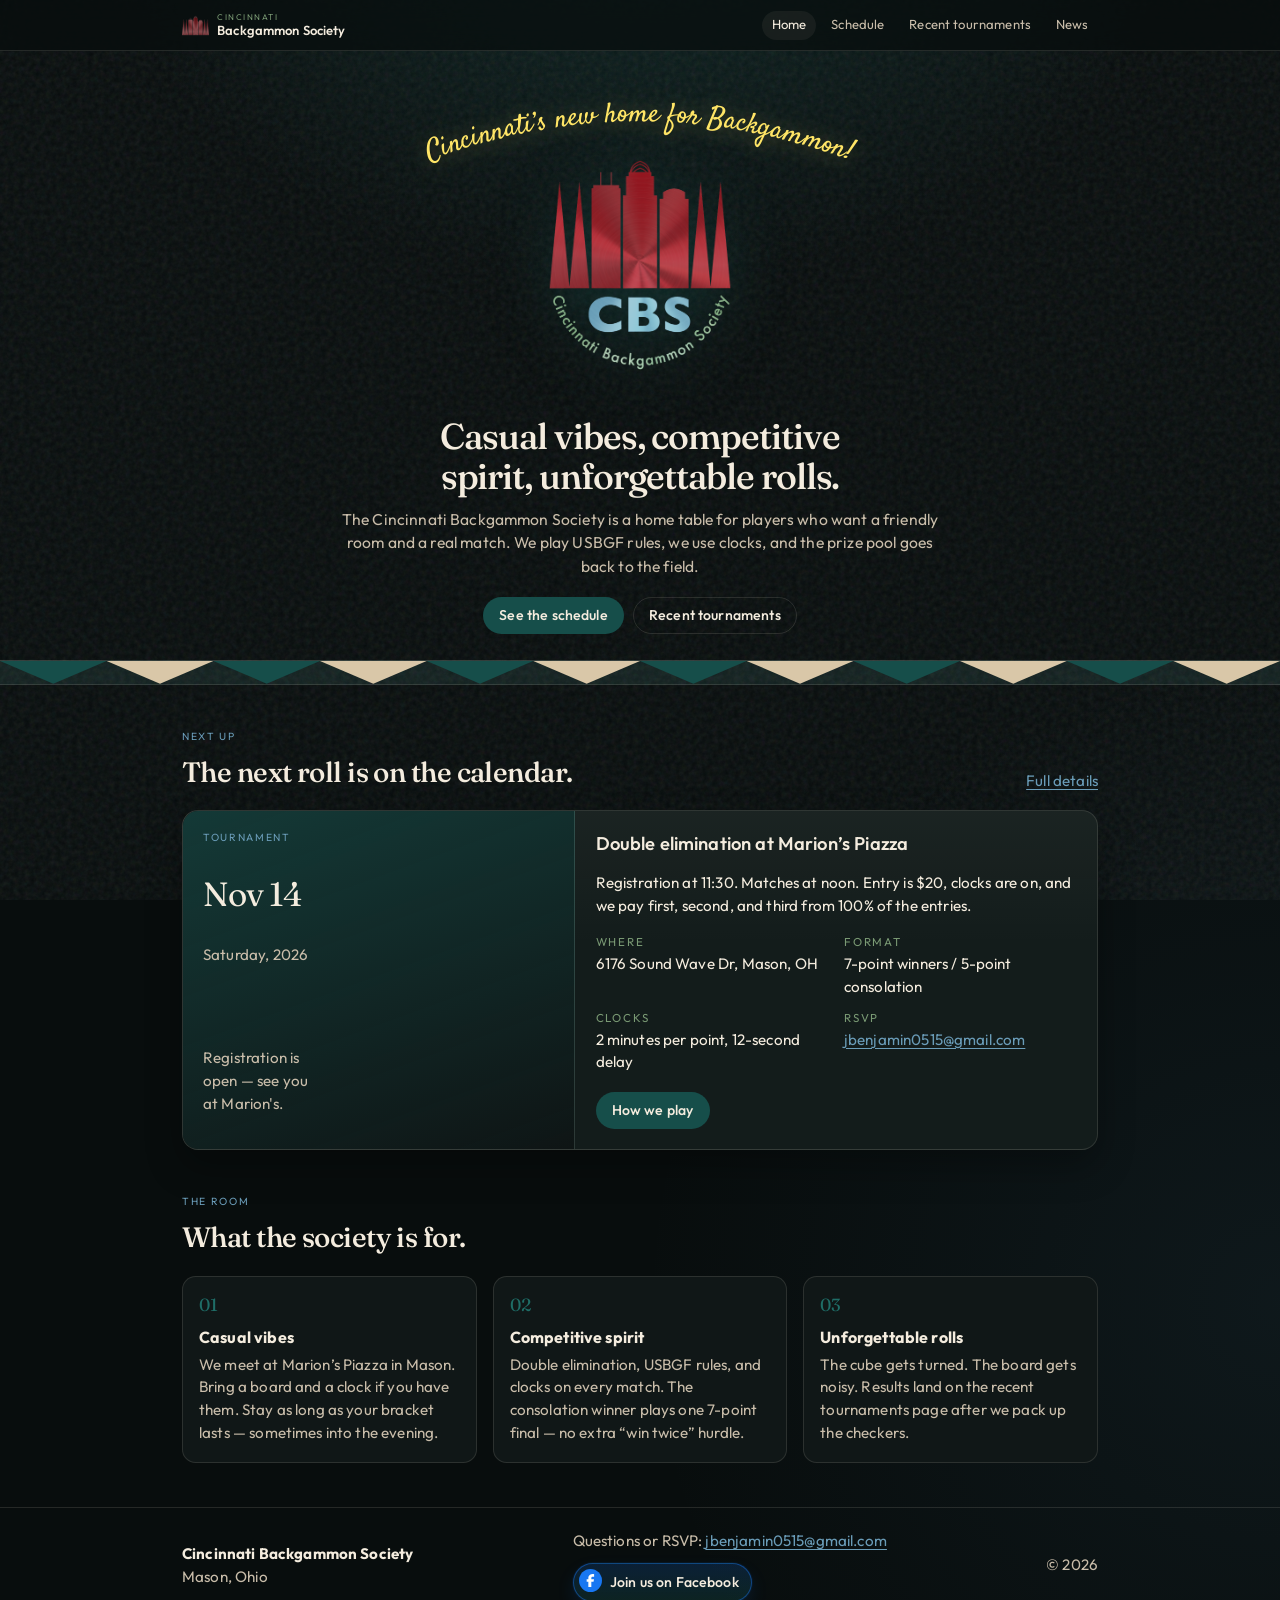
<file: index.html>
<!DOCTYPE html>
<html lang="en">
  <head>
    <meta charset="utf-8" />
    <meta name="viewport" content="width=device-width, initial-scale=1" />
    <title>Cincinnati Backgammon Society</title>
    <meta
      name="description"
      content="Welcome to the Cincinnati Backgammon Society. Casual vibes, competitive spirit, unforgettable rolls."
    />
    <meta name="theme-color" content="#164e4a" />
    <link rel="icon" type="image/png" href="assets/favicon.png" />
    <link rel="apple-touch-icon" href="assets/apple-touch-icon.png" />
    <meta property="og:title" content="Cincinnati Backgammon Society" />
    <meta
      property="og:description"
      content="Casual vibes, competitive spirit, unforgettable rolls."
    />
    <meta property="og:image" content="assets/logo.png" />
    <link rel="preconnect" href="https://fonts.googleapis.com" />
    <link rel="preconnect" href="https://fonts.gstatic.com" crossorigin />
    <link
      href="https://fonts.googleapis.com/css2?family=Fraunces:ital,opsz,wght@0,9..144,500;0,9..144,600;1,9..144,500&family=Outfit:wght@400;500;600&family=Satisfy&display=swap"
      rel="stylesheet"
    />
    <link rel="stylesheet" href="styles.css" />
  </head>
  <body>
    <a class="skip" href="#main">Skip to content</a>
    <header class="site-header">
      <div class="wrap nav">
        <a class="brand" href="index.html" aria-current="page">
          <img class="brand-mark" src="assets/mark.png" alt="" />
          <span class="brand-text">
            <span class="brand-kicker">Cincinnati</span>
            <span class="brand-name">Backgammon Society</span>
          </span>
        </a>
        <nav class="nav-links" aria-label="Primary">
          <a href="index.html" aria-current="page">Home</a>
          <a href="schedule.html">Schedule</a>
          <a href="results.html"><span class="nav-full">Recent tournaments</span><span class="nav-short">Results</span></a>
          <a href="news.html">News</a>
        </nav>
      </div>
    </header>

    <main id="main">
      <section class="hero">
        <div class="wrap">
          <p class="hero-script-plain">
            <span>Cincinnati’s new home</span>
            <span>for Backgammon!</span>
          </p>
          <div class="hero-mark">
            <svg class="hero-script hero-script-wide" viewBox="0 0 680 130" role="img" aria-label="Cincinnati’s new home for Backgammon!">
              <defs>
                <path id="hero-arc" d="M 10 114 Q 340 -8 670 114" />
              </defs>
              <text>
                <textPath href="#hero-arc" startOffset="50%" text-anchor="middle">
                  Cincinnati’s new home for Backgammon!
                </textPath>
              </text>
            </svg>
            <img
              class="hero-logo"
              src="assets/logo.png"
              alt="Cincinnati Backgammon Society logo: city skyline framed by backgammon points"
            />
          </div>
          <p class="eyebrow" aria-hidden="true">&nbsp;</p>
          <h1>Casual vibes, competitive spirit, unforgettable rolls.</h1>
          <p class="lede">
            The Cincinnati Backgammon Society is a home table for players who want a friendly
            room and a real match. We play USBGF rules, we use clocks, and the prize pool goes
            back to the field.
          </p>
          <div class="actions">
            <a class="btn btn-primary" href="schedule.html">See the schedule</a>
            <a class="btn btn-ghost" href="results.html">Recent tournaments</a>
          </div>
        </div>
      </section>

      <div class="points" aria-hidden="true">
        <span class="pt"></span><span class="pt"></span><span class="pt"></span><span class="pt"></span>
        <span class="pt"></span><span class="pt"></span><span class="pt"></span><span class="pt"></span>
        <span class="pt"></span><span class="pt"></span><span class="pt"></span><span class="pt"></span>
      </div>

      <section class="section">
        <div class="wrap">
          <div class="section-head">
            <div>
              <p class="kicker">Next up</p>
              <h2>The next roll is on the calendar.</h2>
            </div>
            <a href="schedule.html">Full details</a>
          </div>

          <article class="event-card">
            <div class="event-date">
              <div>
                <p class="kicker">Tournament</p>
                <p class="when">Nov 14</p>
                <p class="weekday">Saturday, 2026</p>
              </div>
              <div class="countdown" data-countdown>
                <div><strong data-days>—</strong><span>Days</span></div>
                <div><strong data-hours>—</strong><span>Hours</span></div>
                <div><strong data-minutes>—</strong><span>Minutes</span></div>
              </div>
            </div>
            <div class="event-body">
              <h3>Double elimination at Marion’s Piazza</h3>
              <p>
                Registration at 11:30. Matches at noon. Entry is $20, clocks are on, and we pay
                first, second, and third from 100% of the entries.
              </p>
              <dl class="meta-grid">
                <div>
                  <dt>Where</dt>
                  <dd>6176 Sound Wave Dr, Mason, OH</dd>
                </div>
                <div>
                  <dt>Format</dt>
                  <dd>7-point winners / 5-point consolation</dd>
                </div>
                <div>
                  <dt>Clocks</dt>
                  <dd>2 minutes per point, 12-second delay</dd>
                </div>
                <div>
                  <dt>RSVP</dt>
                  <dd><a href="mailto:jbenjamin0515@gmail.com">jbenjamin0515@gmail.com</a></dd>
                </div>
              </dl>
              <a class="btn btn-primary" href="schedule.html">How we play</a>
            </div>
          </article>
        </div>
      </section>

      <section class="section" style="padding-top: 0">
        <div class="wrap">
          <div class="section-head">
            <div>
              <p class="kicker">The room</p>
              <h2>What the society is for.</h2>
            </div>
          </div>
          <div class="pillars">
            <article class="pillar">
              <span class="num">01</span>
              <h3>Casual vibes</h3>
              <p>
                We meet at Marion’s Piazza in Mason. Bring a board and a clock if you have them.
                Stay as long as your bracket lasts — sometimes into the evening.
              </p>
            </article>
            <article class="pillar">
              <span class="num">02</span>
              <h3>Competitive spirit</h3>
              <p>
                Double elimination, USBGF rules, and clocks on every match. The consolation
                winner plays one 7-point final — no extra “win twice” hurdle.
              </p>
            </article>
            <article class="pillar">
              <span class="num">03</span>
              <h3>Unforgettable rolls</h3>
              <p>
                The cube gets turned. The board gets noisy. Results land on the recent
                tournaments page after we pack up the checkers.
              </p>
            </article>
          </div>
        </div>
      </section>
    </main>

    <footer class="site-footer">
      <div class="wrap footer-row">
        <p>
          <strong>Cincinnati Backgammon Society</strong><br />
          Mason, Ohio
        </p>
        <p class="footer-contact">
          <span>Questions or RSVP: <a href="mailto:jbenjamin0515@gmail.com">jbenjamin0515@gmail.com</a></span>
          <a class="footer-facebook" href="https://www.facebook.com/groups/1584102089769081" target="_blank" rel="noopener noreferrer">
            <span class="fb-icon" aria-hidden="true">
              <svg viewBox="0 0 320 512"><path d="M80 299.3V512H196V299.3h86.5l18-97.8H196V157.4c0-25.3 12.4-50.3 52.4-50.3H305V6.5S277.4 0 250.1 0C156.6 0 80 54.2 80 159.4v42.1H14v97.8H80z"/></svg>
            </span>
            Join us on Facebook
          </a>
        </p>
        <p>© <span data-year></span></p>
      </div>
    </footer>
    <script src="app.js"></script>
  </body>
</html>
</file>
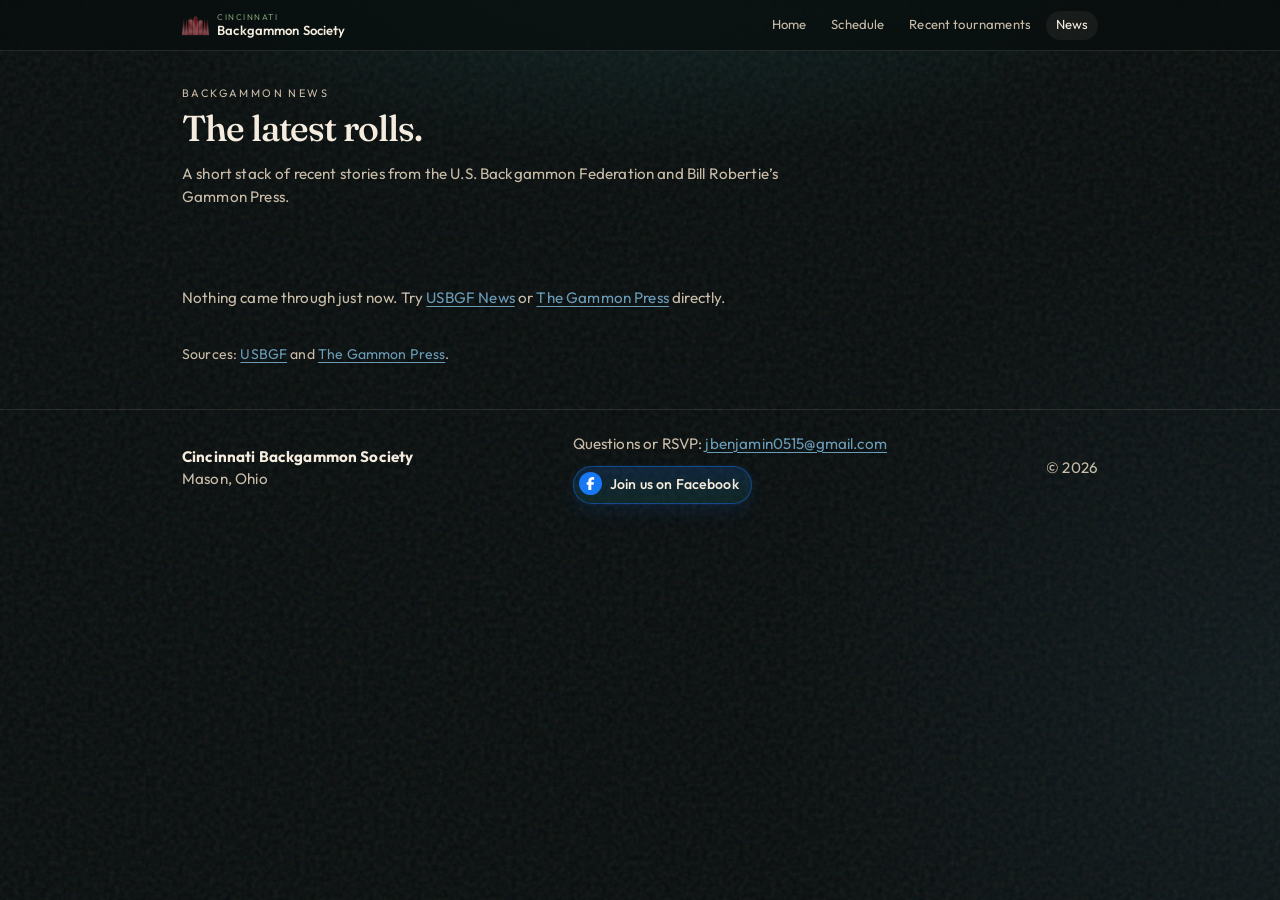
<file: news.html>
<!DOCTYPE html>
<html lang="en">
  <head>
    <meta charset="utf-8" />
    <meta name="viewport" content="width=device-width, initial-scale=1" />
    <title>Backgammon news — Cincinnati Backgammon Society</title>
    <meta
      name="description"
      content="Recent backgammon news from the U.S. Backgammon Federation and The Gammon Press."
    />
    <meta name="theme-color" content="#164e4a" />
    <link rel="icon" type="image/png" href="assets/favicon.png" />
    <link rel="apple-touch-icon" href="assets/apple-touch-icon.png" />
    <link rel="preconnect" href="https://fonts.googleapis.com" />
    <link rel="preconnect" href="https://fonts.gstatic.com" crossorigin />
    <link
      href="https://fonts.googleapis.com/css2?family=Fraunces:ital,opsz,wght@0,9..144,500;0,9..144,600;1,9..144,500&family=Outfit:wght@400;500;600&display=swap"
      rel="stylesheet"
    />
    <link rel="stylesheet" href="styles.css" />
  </head>
  <body>
    <a class="skip" href="#main">Skip to content</a>
    <header class="site-header">
      <div class="wrap nav">
        <a class="brand" href="index.html">
          <img class="brand-mark" src="assets/mark.png" alt="" />
          <span class="brand-text">
            <span class="brand-kicker">Cincinnati</span>
            <span class="brand-name">Backgammon Society</span>
          </span>
        </a>
        <nav class="nav-links" aria-label="Primary">
          <a href="index.html">Home</a>
          <a href="schedule.html">Schedule</a>
          <a href="results.html"><span class="nav-full">Recent tournaments</span><span class="nav-short">Results</span></a>
          <a href="news.html" aria-current="page">News</a>
        </nav>
      </div>
    </header>

    <main id="main">
      <section class="page-hero">
        <div class="wrap">
          <p class="eyebrow">Backgammon news</p>
          <h1>The latest rolls.</h1>
          <p>
            A short stack of recent stories from the U.S. Backgammon Federation and Bill
            Robertie’s Gammon Press.
          </p>
        </div>
      </section>

      <section class="section">
        <div class="wrap">
          <div id="news-list" class="news-list" aria-live="polite">
            <p class="empty">Loading the latest rolls…</p>
          </div>
          <p class="news-sources">
            Sources:
            <a href="https://usbgf.org/" target="_blank" rel="noopener noreferrer">USBGF</a>
            and
            <a href="https://thegammonpress.com/" target="_blank" rel="noopener noreferrer">The Gammon Press</a>.
          </p>
        </div>
      </section>
    </main>

    <footer class="site-footer">
      <div class="wrap footer-row">
        <p>
          <strong>Cincinnati Backgammon Society</strong><br />
          Mason, Ohio
        </p>
        <p class="footer-contact">
          <span>Questions or RSVP: <a href="mailto:jbenjamin0515@gmail.com">jbenjamin0515@gmail.com</a></span>
          <a class="footer-facebook" href="https://www.facebook.com/groups/1584102089769081" target="_blank" rel="noopener noreferrer">
            <span class="fb-icon" aria-hidden="true">
              <svg viewBox="0 0 320 512"><path d="M80 299.3V512H196V299.3h86.5l18-97.8H196V157.4c0-25.3 12.4-50.3 52.4-50.3H305V6.5S277.4 0 250.1 0C156.6 0 80 54.2 80 159.4v42.1H14v97.8H80z"/></svg>
            </span>
            Join us on Facebook
          </a>
        </p>
        <p>© <span data-year></span></p>
      </div>
    </footer>
    <script src="app.js"></script>
    <script src="news.js"></script>
  </body>
</html>
</file>
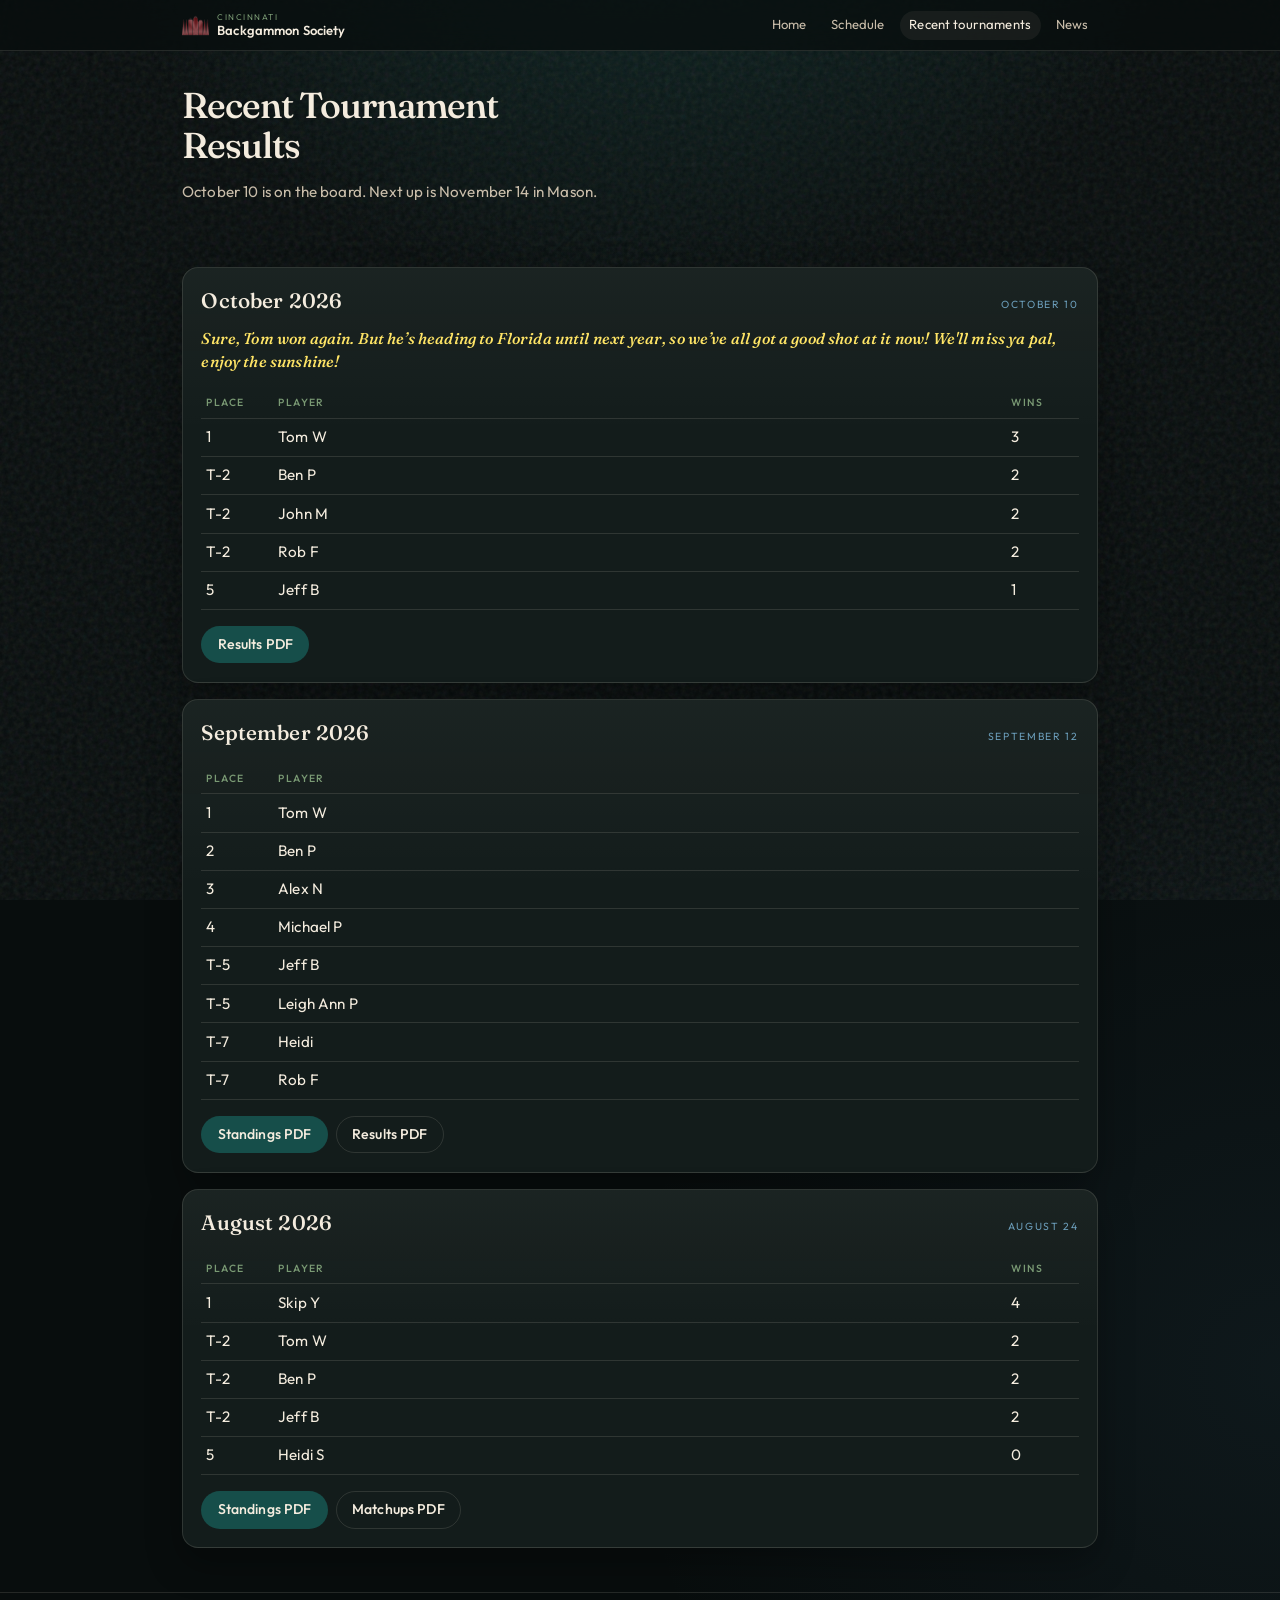
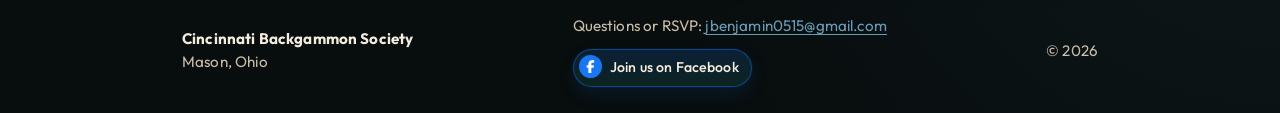
<file: results.html>
<!DOCTYPE html>
<html lang="en">
  <head>
    <meta charset="utf-8" />
    <meta name="viewport" content="width=device-width, initial-scale=1" />
    <title>Recent tournaments — Cincinnati Backgammon Society</title>
    <meta
      name="description"
      content="Recent Cincinnati Backgammon Society tournament results."
    />
    <meta name="theme-color" content="#164e4a" />
    <link rel="icon" type="image/png" href="assets/favicon.png" />
    <link rel="apple-touch-icon" href="assets/apple-touch-icon.png" />
    <link rel="preconnect" href="https://fonts.googleapis.com" />
    <link rel="preconnect" href="https://fonts.gstatic.com" crossorigin />
    <link
      href="https://fonts.googleapis.com/css2?family=Fraunces:ital,opsz,wght@0,9..144,500;0,9..144,600;1,9..144,500&family=Outfit:wght@400;500;600&display=swap"
      rel="stylesheet"
    />
    <link rel="stylesheet" href="styles.css" />
  </head>
  <body>
    <a class="skip" href="#main">Skip to content</a>
    <header class="site-header">
      <div class="wrap nav">
        <a class="brand" href="index.html">
          <img class="brand-mark" src="assets/mark.png" alt="" />
          <span class="brand-text">
            <span class="brand-kicker">Cincinnati</span>
            <span class="brand-name">Backgammon Society</span>
          </span>
        </a>
        <nav class="nav-links" aria-label="Primary">
          <a href="index.html">Home</a>
          <a href="schedule.html">Schedule</a>
          <a href="results.html" aria-current="page"><span class="nav-full">Recent tournaments</span><span class="nav-short">Results</span></a>
          <a href="news.html">News</a>
        </nav>
      </div>
    </header>

    <main id="main">
      <section class="page-hero">
        <div class="wrap">
          <h1>Recent Tournament Results</h1>
          <p>
            October 10 is on the board. Next up is November 14 in Mason.
          </p>
        </div>
      </section>

      <section class="section">
        <div class="wrap results-list">
          <article class="result-card">
            <header>
              <h3>October 2026</h3>
              <p class="kicker">October 10</p>
            </header>
            <p class="result-note">
              Sure, Tom won again. But he’s heading to Florida until next year, so we’ve all got a good shot at it now!  We'll miss ya pal, enjoy the sunshine!
            </p>
            <table class="standings standings-wins">
              <thead>
                <tr>
                  <th>Place</th>
                  <th>Player</th>
                  <th>Wins</th>
                </tr>
              </thead>
              <tbody>
                <tr>
                  <td>1</td>
                  <td>Tom W</td>
                  <td>3</td>
                </tr>
                <tr>
                  <td>T-2</td>
                  <td>Ben P</td>
                  <td>2</td>
                </tr>
                <tr>
                  <td>T-2</td>
                  <td>John M</td>
                  <td>2</td>
                </tr>
                <tr>
                  <td>T-2</td>
                  <td>Rob F</td>
                  <td>2</td>
                </tr>
                <tr>
                  <td>5</td>
                  <td>Jeff B</td>
                  <td>1</td>
                </tr>
              </tbody>
            </table>
            <div class="pdf-links">
              <a class="btn btn-primary" href="results/October%202026%20Results.pdf">Results PDF</a>
            </div>
          </article>

          <article class="result-card">
            <header>
              <h3>September 2026</h3>
              <p class="kicker">September 12</p>
            </header>
            <table class="standings">
              <thead>
                <tr>
                  <th>Place</th>
                  <th>Player</th>
                </tr>
              </thead>
              <tbody>
                <tr>
                  <td>1</td>
                  <td>Tom W</td>
                </tr>
                <tr>
                  <td>2</td>
                  <td>Ben P</td>
                </tr>
                <tr>
                  <td>3</td>
                  <td>Alex N</td>
                </tr>
                <tr>
                  <td>4</td>
                  <td>Michael P</td>
                </tr>
                <tr>
                  <td>T-5</td>
                  <td>Jeff B</td>
                </tr>
                <tr>
                  <td>T-5</td>
                  <td>Leigh Ann P</td>
                </tr>
                <tr>
                  <td>T-7</td>
                  <td>Heidi</td>
                </tr>
                <tr>
                  <td>T-7</td>
                  <td>Rob F</td>
                </tr>
              </tbody>
            </table>
            <div class="pdf-links">
              <a class="btn btn-primary" href="results/September%202026%20Standings.pdf">Standings PDF</a>
              <a class="btn btn-ghost" href="results/September%202026%20Results.pdf">Results PDF</a>
            </div>
          </article>

          <article class="result-card">
            <header>
              <h3>August 2026</h3>
              <p class="kicker">August 24</p>
            </header>
            <table class="standings standings-wins">
              <thead>
                <tr>
                  <th>Place</th>
                  <th>Player</th>
                  <th>Wins</th>
                </tr>
              </thead>
              <tbody>
                <tr>
                  <td>1</td>
                  <td>Skip Y</td>
                  <td>4</td>
                </tr>
                <tr>
                  <td>T-2</td>
                  <td>Tom W</td>
                  <td>2</td>
                </tr>
                <tr>
                  <td>T-2</td>
                  <td>Ben P</td>
                  <td>2</td>
                </tr>
                <tr>
                  <td>T-2</td>
                  <td>Jeff B</td>
                  <td>2</td>
                </tr>
                <tr>
                  <td>5</td>
                  <td>Heidi S</td>
                  <td>0</td>
                </tr>
              </tbody>
            </table>
            <div class="pdf-links">
              <a class="btn btn-primary" href="results/August%202026%20Standings.pdf">Standings PDF</a>
              <a class="btn btn-ghost" href="results/August%202026%20Matchups.pdf">Matchups PDF</a>
            </div>
          </article>
        </div>
      </section>
    </main>

    <footer class="site-footer">
      <div class="wrap footer-row">
        <p>
          <strong>Cincinnati Backgammon Society</strong><br />
          Mason, Ohio
        </p>
        <p class="footer-contact">
          <span>Questions or RSVP: <a href="mailto:jbenjamin0515@gmail.com">jbenjamin0515@gmail.com</a></span>
          <a class="footer-facebook" href="https://www.facebook.com/groups/1584102089769081" target="_blank" rel="noopener noreferrer">
            <span class="fb-icon" aria-hidden="true">
              <svg viewBox="0 0 320 512"><path d="M80 299.3V512H196V299.3h86.5l18-97.8H196V157.4c0-25.3 12.4-50.3 52.4-50.3H305V6.5S277.4 0 250.1 0C156.6 0 80 54.2 80 159.4v42.1H14v97.8H80z"/></svg>
            </span>
            Join us on Facebook
          </a>
        </p>
        <p>© <span data-year></span></p>
      </div>
    </footer>
    <script src="app.js"></script>
  </body>
</html>
</file>
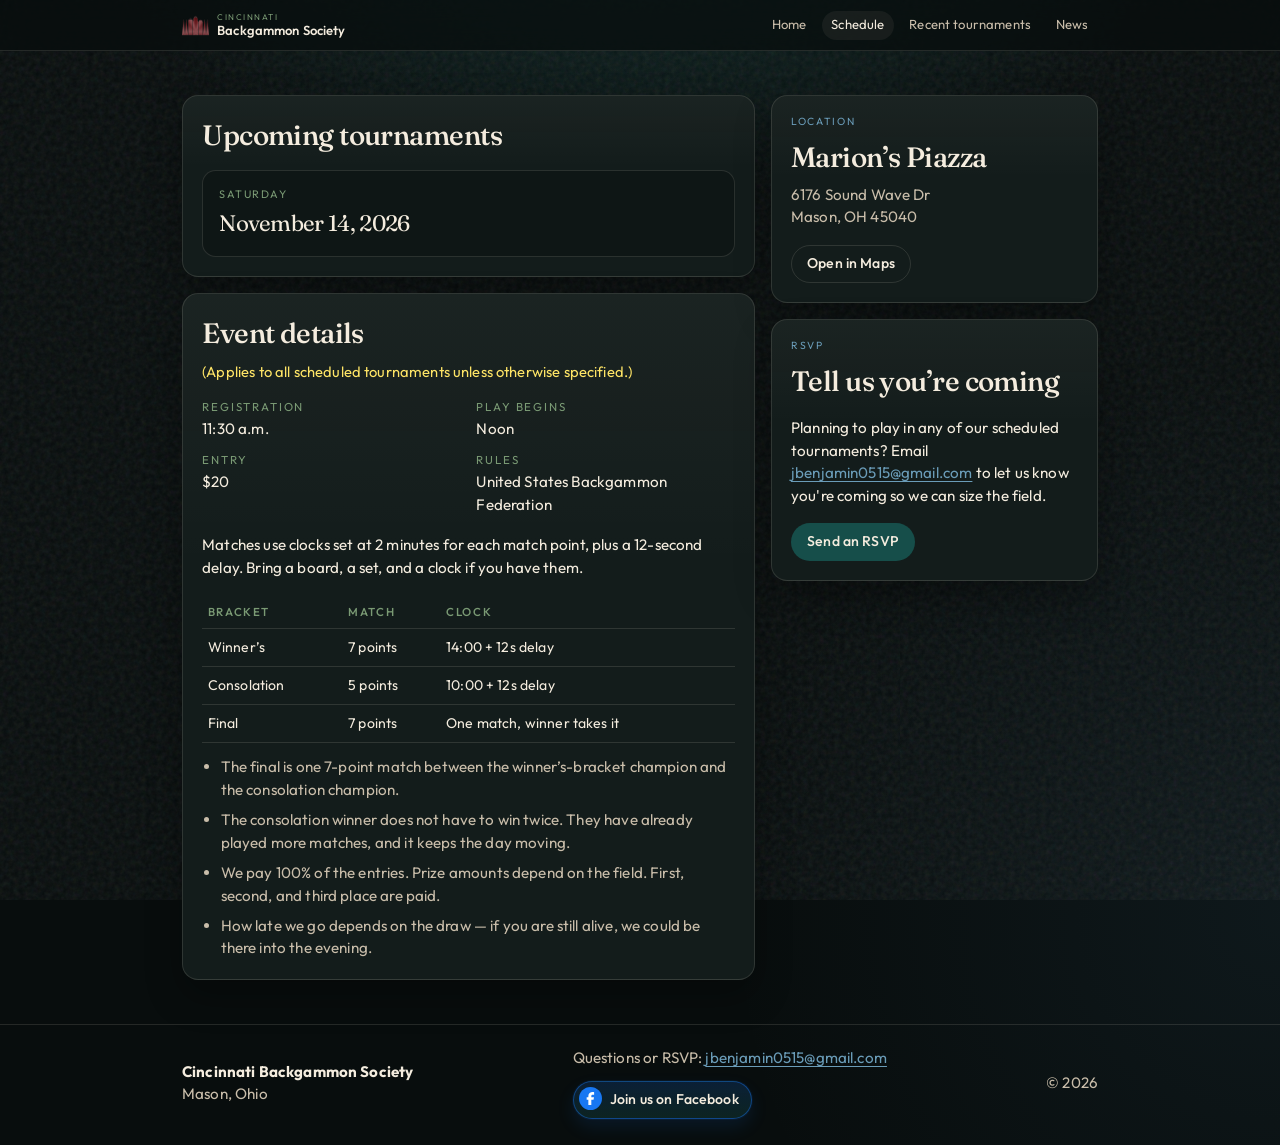
<file: schedule.html>
<!DOCTYPE html>
<html lang="en">
  <head>
    <meta charset="utf-8" />
    <meta name="viewport" content="width=device-width, initial-scale=1" />
    <title>Schedule — Cincinnati Backgammon Society</title>
    <meta
      name="description"
      content="Upcoming Cincinnati Backgammon Society tournament: Saturday, November 14, 2026 at Marion’s Piazza in Mason."
    />
    <meta name="theme-color" content="#164e4a" />
    <link rel="icon" type="image/png" href="assets/favicon.png" />
    <link rel="apple-touch-icon" href="assets/apple-touch-icon.png" />
    <link rel="preconnect" href="https://fonts.googleapis.com" />
    <link rel="preconnect" href="https://fonts.gstatic.com" crossorigin />
    <link
      href="https://fonts.googleapis.com/css2?family=Fraunces:ital,opsz,wght@0,9..144,500;0,9..144,600;1,9..144,500&family=Outfit:wght@400;500;600&display=swap"
      rel="stylesheet"
    />
    <link rel="stylesheet" href="styles.css" />
  </head>
  <body>
    <a class="skip" href="#main">Skip to content</a>
    <header class="site-header">
      <div class="wrap nav">
        <a class="brand" href="index.html">
          <img class="brand-mark" src="assets/mark.png" alt="" />
          <span class="brand-text">
            <span class="brand-kicker">Cincinnati</span>
            <span class="brand-name">Backgammon Society</span>
          </span>
        </a>
        <nav class="nav-links" aria-label="Primary">
          <a href="index.html">Home</a>
          <a href="schedule.html" aria-current="page">Schedule</a>
          <a href="results.html"><span class="nav-full">Recent tournaments</span><span class="nav-short">Results</span></a>
          <a href="news.html">News</a>
        </nav>
      </div>
    </header>

    <main id="main">
      <section class="section">
        <div class="wrap detail-grid">
          <div class="event-stack">
            <article class="panel block">
              <h1>Upcoming tournaments</h1>
              <ol class="date-tiles">
                <li>
                  <p class="date-tiles-day">Saturday</p>
                  <time datetime="2026-11-14">November 14, 2026</time>
                </li>
              </ol>
            </article>

            <article class="panel block">
              <h2>Event details</h2>
              <p class="event-applies">
                (Applies to all scheduled tournaments unless otherwise specified.)
              </p>
              <dl class="meta-grid">
                <div>
                  <dt>Registration</dt>
                  <dd>11:30 a.m.</dd>
                </div>
                <div>
                  <dt>Play begins</dt>
                  <dd>Noon</dd>
                </div>
                <div>
                  <dt>Entry</dt>
                  <dd>$20</dd>
                </div>
                <div>
                  <dt>Rules</dt>
                  <dd>United States Backgammon Federation</dd>
                </div>
              </dl>
              <p>
                Matches use clocks set at 2 minutes for each match point, plus a 12-second delay.
                Bring a board, a set, and a clock if you have them.
              </p>
              <table class="clock-table">
                <thead>
                  <tr>
                    <th>Bracket</th>
                    <th>Match</th>
                    <th>Clock</th>
                  </tr>
                </thead>
                <tbody>
                  <tr>
                    <td>Winner’s</td>
                    <td>7 points</td>
                    <td>14:00 + 12s delay</td>
                  </tr>
                  <tr>
                    <td>Consolation</td>
                    <td>5 points</td>
                    <td>10:00 + 12s delay</td>
                  </tr>
                  <tr>
                    <td>Final</td>
                    <td>7 points</td>
                    <td>One match, winner takes it</td>
                  </tr>
                </tbody>
              </table>
              <ul class="note-list">
                <li>The final is one 7-point match between the winner’s-bracket champion and the consolation champion.</li>
                <li>The consolation winner does not have to win twice. They have already played more matches, and it keeps the day moving.</li>
                <li>We pay 100% of the entries. Prize amounts depend on the field. First, second, and third place are paid.</li>
                <li>How late we go depends on the draw — if you are still alive, we could be there into the evening.</li>
              </ul>
            </article>
          </div>

          <aside class="side-stack">
            <div class="panel block map-card">
              <p class="kicker">Location</p>
              <h2>Marion’s Piazza</h2>
              <address>
                6176 Sound Wave Dr<br />
                Mason, OH 45040
              </address>
              <a
                class="btn btn-ghost"
                href="https://maps.google.com/?q=6176+Sound+Wave+Dr,+Mason,+OH+45040"
                target="_blank"
                rel="noreferrer"
                >Open in Maps</a
              >
            </div>
            <div class="panel block">
              <p class="kicker">RSVP</p>
              <h2>Tell us you’re coming</h2>
              <p>
                Planning to play in any of our scheduled tournaments? Email
                <a href="mailto:jbenjamin0515@gmail.com?subject=CBS%20tournament%20RSVP">jbenjamin0515@gmail.com</a>
                to let us know you're coming so we can size the field.
              </p>
              <a class="btn btn-primary" href="mailto:jbenjamin0515@gmail.com?subject=CBS%20tournament%20RSVP"
                >Send an RSVP</a
              >
            </div>
          </aside>
        </div>
      </section>
    </main>

    <footer class="site-footer">
      <div class="wrap footer-row">
        <p>
          <strong>Cincinnati Backgammon Society</strong><br />
          Mason, Ohio
        </p>
        <p class="footer-contact">
          <span>Questions or RSVP: <a href="mailto:jbenjamin0515@gmail.com">jbenjamin0515@gmail.com</a></span>
          <a class="footer-facebook" href="https://www.facebook.com/groups/1584102089769081" target="_blank" rel="noopener noreferrer">
            <span class="fb-icon" aria-hidden="true">
              <svg viewBox="0 0 320 512"><path d="M80 299.3V512H196V299.3h86.5l18-97.8H196V157.4c0-25.3 12.4-50.3 52.4-50.3H305V6.5S277.4 0 250.1 0C156.6 0 80 54.2 80 159.4v42.1H14v97.8H80z"/></svg>
            </span>
            Join us on Facebook
          </a>
        </p>
        <p>© <span data-year></span></p>
      </div>
    </footer>
    <script src="app.js"></script>
  </body>
</html>
</file>
<file: styles.css>
:root {
  --teal: #164e4a;
  --teal-hot: #1f6d67;
  --blue: #487b9a;
  --blue-hot: #6a9cb8;
  --sage: #7a9a74;
  --cream: #f4ecde;
  --cream-dim: #c9bdaa;
  --yellow: #ffe566;
  --ink: #080d0d;
  --raised: #101717;
  --card: #131c1b;
  --line: rgba(244, 236, 222, 0.12);
  --glow: rgba(22, 78, 74, 0.5);
  --shadow: 0 16px 36px rgba(0, 0, 0, 0.3);
  --serif: "Fraunces", "Iowan Old Style", Georgia, serif;
  --sans: "Outfit", "Avenir Next", "Segoe UI", sans-serif;
  --script: "Satisfy", "Segoe Script", "Bradley Hand", cursive;
  --pad: clamp(1rem, 3vw, 2rem);
  --max: 980px;
}

*,
*::before,
*::after {
  box-sizing: border-box;
}

html {
  scroll-behavior: smooth;
  overflow-x: clip;
  max-width: 100%;
}

body {
  margin: 0;
  min-height: 100vh;
  overflow-x: hidden;
  color: var(--cream);
  background:
    radial-gradient(ellipse 80% 50% at 50% -10%, rgba(22, 78, 74, 0.42), transparent 55%),
    radial-gradient(circle at 100% 80%, rgba(72, 123, 154, 0.1), transparent 35%),
    var(--ink);
  font-family: var(--sans);
  font-size: 0.95rem;
  line-height: 1.5;
  letter-spacing: 0.01em;
}

body::before {
  content: "";
  position: fixed;
  inset: 0;
  pointer-events: none;
  z-index: 0;
  opacity: 0.09;
  background-image: url("data:image/svg+xml,%3Csvg viewBox='0 0 200 200' xmlns='http://www.w3.org/2000/svg'%3E%3Cfilter id='n'%3E%3CfeTurbulence type='fractalNoise' baseFrequency='.85' numOctaves='4' stitchTiles='stitch'/%3E%3C/filter%3E%3Crect width='100%25' height='100%25' filter='url(%23n)'/%3E%3C/svg%3E");
}

a {
  color: var(--blue-hot);
  text-decoration-thickness: 1px;
  text-underline-offset: 0.18em;
}

a:hover {
  color: var(--cream);
}

a,
p,
dd {
  overflow-wrap: break-word;
}

:focus-visible {
  outline: 2px solid var(--blue-hot);
  outline-offset: 3px;
}

img {
  max-width: 100%;
  height: auto;
}

.skip {
  position: absolute;
  left: 1rem;
  top: -3rem;
  z-index: 20;
  padding: 0.5rem 0.8rem;
  background: var(--cream);
  color: var(--ink);
}

.skip:focus {
  top: 1rem;
}

.wrap {
  width: min(var(--max), 100%);
  margin-inline: auto;
  padding-inline: var(--pad);
}

.site-header {
  position: sticky;
  top: 0;
  z-index: 10;
  backdrop-filter: blur(16px);
  background: rgba(8, 13, 13, 0.72);
  border-bottom: 1px solid var(--line);
}

.nav {
  position: relative;
  display: flex;
  align-items: center;
  justify-content: space-between;
  min-height: 3.15rem;
  gap: 0.75rem;
}

.brand {
  display: flex;
  align-items: center;
  gap: 0.5rem;
  color: var(--cream);
  text-decoration: none;
}

.brand:hover {
  color: var(--cream);
}

.brand-mark {
  width: 1.7rem;
  height: 1.7rem;
  object-fit: contain;
}

.brand-text {
  display: flex;
  flex-direction: column;
  line-height: 1.1;
}

.brand-kicker {
  font-size: 0.52rem;
  letter-spacing: 0.18em;
  text-transform: uppercase;
  color: var(--sage);
}

.brand-name {
  font-size: 0.82rem;
  font-weight: 560;
  letter-spacing: 0.01em;
}

.nav-links {
  display: flex;
  align-items: center;
  gap: 0.35rem;
}

.nav-links a {
  color: var(--cream-dim);
  text-decoration: none;
  padding: 0.28rem 0.6rem;
  border-radius: 999px;
  font-size: 0.82rem;
}

.nav-short {
  display: none;
}

.nav-links a:hover,
.nav-links a[aria-current="page"] {
  color: var(--cream);
  background: rgba(244, 236, 222, 0.06);
}

.hero {
  position: relative;
  z-index: 1;
  padding: clamp(1.4rem, 3.5vw, 2.25rem) 0 1.6rem;
  text-align: center;
}

.hero-mark {
  width: min(20rem, 78vw);
  margin: 0 auto 1.1rem;
}

.hero-script {
  display: block;
  width: 136%;
  margin: 0 0 -1.6rem -18%;
  overflow: visible;
  filter: drop-shadow(0 2px 10px rgba(255, 229, 102, 0.28));
}

.hero-script-plain {
  display: none;
}

.hero-script text {
  fill: var(--yellow);
  font-family: var(--script);
  font-size: 44px;
}

.hero-logo {
  display: block;
  width: min(16.5rem, 72%);
  margin: 0 auto;
  filter: drop-shadow(0 12px 28px var(--glow));
}

.eyebrow {
  margin: 0 0 0.4rem;
  color: var(--sage);
  font-size: 0.68rem;
  letter-spacing: 0.22em;
  text-transform: uppercase;
}

.hero h1,
.page-hero h1 {
  margin: 0 auto;
  max-width: 18ch;
  font-family: var(--serif);
  font-optical-sizing: auto;
  font-weight: 520;
  font-size: clamp(1.55rem, 3.2vw, 2.25rem);
  line-height: 1.12;
  letter-spacing: -0.03em;
}

.page-hero h1 {
  margin-left: 0;
  max-width: 14ch;
}

.lede {
  max-width: 38rem;
  margin: 0.7rem auto 0;
  color: var(--cream-dim);
  font-size: 0.98rem;
}

.actions {
  display: flex;
  flex-wrap: wrap;
  justify-content: center;
  gap: 0.55rem;
  margin-top: 1.15rem;
}

.btn {
  display: inline-flex;
  align-items: center;
  justify-content: center;
  gap: 0.5rem;
  min-height: 2.35rem;
  padding: 0.45rem 0.95rem;
  border-radius: 999px;
  border: 1px solid transparent;
  font-family: inherit;
  font-size: 0.88rem;
  font-weight: 530;
  text-decoration: none;
  transition: transform 0.2s ease, background 0.2s ease, border-color 0.2s ease;
}

.btn:hover {
  transform: translateY(-1px);
}

.btn-primary {
  background: var(--teal);
  color: var(--cream);
}

.btn-primary:hover {
  background: var(--teal-hot);
  color: var(--cream);
}

.btn-ghost {
  background: transparent;
  color: var(--cream);
  border-color: var(--line);
}

.btn-ghost:hover {
  border-color: var(--cream-dim);
  color: var(--cream);
}

.points {
  display: grid;
  grid-template-columns: repeat(12, 1fr);
  height: 1.55rem;
  margin: 0;
  background: #12201f;
  border-block: 1px solid var(--line);
}

.pt {
  background: var(--teal);
  clip-path: polygon(50% 100%, 0 0, 100% 0);
}

.pt:nth-child(even) {
  background: #d9c7a8;
}

.section {
  position: relative;
  z-index: 1;
  padding: clamp(1.6rem, 4vw, 2.75rem) 0;
}

.section-head {
  display: flex;
  align-items: end;
  justify-content: space-between;
  gap: 1rem;
  margin-bottom: 1.1rem;
}

.section-head h2,
.block h1,
.block h2 {
  margin: 0;
  font-family: var(--serif);
  font-size: clamp(1.35rem, 2.4vw, 1.75rem);
  font-weight: 520;
  letter-spacing: -0.02em;
}

.kicker {
  margin: 0 0 0.4rem;
  color: var(--blue-hot);
  font-size: 0.65rem;
  letter-spacing: 0.16em;
  text-transform: uppercase;
}

.event-card,
.panel,
.result-card {
  background: linear-gradient(180deg, rgba(244, 236, 222, 0.035), transparent 40%), var(--card);
  border: 1px solid var(--line);
  border-radius: 1rem;
  box-shadow: var(--shadow);
}

.event-card {
  display: grid;
  grid-template-columns: 0.9fr 1.2fr;
  overflow: hidden;
}

.event-date {
  display: flex;
  flex-direction: column;
  justify-content: space-between;
  padding: 1.15rem 1.25rem;
  background:
    linear-gradient(160deg, rgba(22, 78, 74, 0.62), rgba(8, 13, 13, 0.2)),
    var(--raised);
  border-right: 1px solid var(--line);
}

.event-date .when {
  font-family: var(--serif);
  font-size: clamp(1.55rem, 3vw, 2.1rem);
  line-height: 0.95;
  letter-spacing: -0.03em;
}

.event-date .weekday {
  margin-top: 0.4rem;
  color: var(--cream-dim);
}

.countdown {
  display: grid;
  grid-template-columns: repeat(3, minmax(0, 1fr));
  gap: 0.5rem;
  margin-top: 0.9rem;
}

.countdown div {
  padding: 0.4rem 0.3rem;
  border: 1px solid var(--line);
  border-radius: 0.5rem;
  text-align: center;
  background: rgba(8, 13, 13, 0.28);
}

.countdown strong {
  display: block;
  font-family: var(--serif);
  font-size: 1.15rem;
  line-height: 1;
}

.countdown span {
  font-size: 0.68rem;
  letter-spacing: 0.12em;
  text-transform: uppercase;
  color: var(--cream-dim);
}

.event-body {
  padding: 1.15rem 1.3rem 1.25rem;
}

.event-body h3 {
  margin: 0 0 0.4rem;
  font-size: 1.15rem;
  font-weight: 560;
}

.event-applies {
  margin: 0.45rem 0 0;
  color: var(--yellow);
  font-size: 0.92rem;
}

.meta-grid {
  display: grid;
  grid-template-columns: repeat(2, minmax(0, 1fr));
  gap: 0.65rem 1rem;
  margin: 0.95rem 0 1.1rem;
}

.meta-grid dt {
  margin: 0;
  font-size: 0.72rem;
  letter-spacing: 0.16em;
  text-transform: uppercase;
  color: var(--sage);
}

.meta-grid dd {
  margin: 0.15rem 0 0;
}

.pillars {
  display: grid;
  grid-template-columns: repeat(3, minmax(0, 1fr));
  gap: 1rem;
}

.pillar {
  padding: 0.95rem 1rem 1.05rem;
  border: 1px solid var(--line);
  border-radius: 0.85rem;
  background: var(--raised);
}

.pillar .num {
  display: inline-block;
  margin-bottom: 0.4rem;
  color: var(--teal-hot);
  font-family: var(--serif);
  font-size: 1.1rem;
}

.pillar h3 {
  margin: 0 0 0.3rem;
  font-size: 1rem;
}

.pillar p {
  margin: 0;
  color: var(--cream-dim);
}

.page-hero {
  position: relative;
  z-index: 1;
  padding: clamp(1.4rem, 3.5vw, 2.1rem) 0 0.25rem;
}

.page-hero p {
  max-width: 38rem;
  color: var(--cream-dim);
}

.detail-grid {
  display: grid;
  grid-template-columns: 1.4fr 0.8fr;
  gap: 1rem;
}

.event-stack {
  display: grid;
  gap: 1rem;
}

.date-tiles {
  list-style: none;
  display: grid;
  grid-template-columns: repeat(auto-fit, minmax(14rem, 1fr));
  gap: 0.75rem;
  margin: 0.9rem 0 0;
  padding: 0;
}

.date-tiles li {
  padding: 0.9rem 1rem 1rem;
  border: 1px solid var(--line);
  border-radius: 0.85rem;
  background: rgba(8, 13, 13, 0.35);
}

.date-tiles-day {
  margin: 0 0 0.28rem;
  color: var(--sage);
  font-size: 0.68rem;
  letter-spacing: 0.14em;
  text-transform: uppercase;
}

.date-tiles time {
  display: block;
  font-family: var(--serif);
  font-size: clamp(1.15rem, 2vw, 1.4rem);
  letter-spacing: -0.03em;
}

.block {
  padding: 1.1rem 1.2rem 1.2rem;
}

.block p:last-child,
.block ul:last-child {
  margin-bottom: 0;
}

.clock-table {
  width: 100%;
  border-collapse: collapse;
  margin: 0.75rem 0 0;
  font-size: 0.88rem;
}

.clock-table th,
.clock-table td {
  padding: 0.5rem 0.35rem;
  border-bottom: 1px solid var(--line);
  text-align: left;
}

.clock-table th {
  color: var(--sage);
  font-size: 0.72rem;
  font-weight: 530;
  letter-spacing: 0.14em;
  text-transform: uppercase;
}

.note-list {
  margin: 0.8rem 0 0;
  padding-left: 1.15rem;
  color: var(--cream-dim);
}

.note-list li + li {
  margin-top: 0.45rem;
}

.side-stack {
  display: grid;
  gap: 1rem;
  align-content: start;
}

.map-card address {
  font-style: normal;
  margin: 0.35rem 0 1rem;
  color: var(--cream-dim);
}

.results-list {
  display: grid;
  gap: 1rem;
}

.result-card {
  padding: 1.05rem 1.15rem 1.15rem;
}

.result-card header {
  display: flex;
  justify-content: space-between;
  gap: 1rem;
  align-items: baseline;
  margin-bottom: 0.8rem;
}

.result-card h3 {
  margin: 0;
  font-family: var(--serif);
  font-size: 1.3rem;
  font-weight: 520;
}

.result-note {
  margin: -0.2rem 0 0.9rem;
  color: var(--yellow);
  font-family: var(--serif);
  font-size: 0.98rem;
  font-style: italic;
  font-weight: 500;
  line-height: 1.45;
}

.empty {
  color: var(--cream-dim);
}

.empty strong {
  color: var(--cream);
}

.standings {
  width: 100%;
  border-collapse: collapse;
  margin: 0 0 1rem;
}

.standings th,
.standings td {
  padding: 0.45rem 0.3rem;
  border-bottom: 1px solid var(--line);
  text-align: left;
}

.standings th {
  color: var(--sage);
  font-size: 0.65rem;
  font-weight: 530;
  letter-spacing: 0.14em;
  text-transform: uppercase;
}

.standings td:first-child,
.standings th:first-child {
  width: 4.5rem;
}

.standings-wins td:last-child,
.standings-wins th:last-child {
  width: 4.5rem;
}

.pdf-links {
  display: flex;
  flex-wrap: wrap;
  gap: 0.5rem;
}

.news-list {
  display: grid;
  gap: 0.85rem;
}

.news-card {
  padding: 1.05rem 1.15rem 1.15rem;
  background: linear-gradient(180deg, rgba(244, 236, 222, 0.035), transparent 40%), var(--card);
  border: 1px solid var(--line);
  border-radius: 1rem;
}

.news-card h3 {
  margin: 0.15rem 0 0.45rem;
  font-family: var(--serif);
  font-size: 1.25rem;
  font-weight: 520;
  line-height: 1.25;
}

.news-card h3 a {
  color: var(--cream);
  text-decoration: none;
}

.news-card h3 a:hover {
  color: var(--yellow);
}

.news-card p {
  margin: 0;
  color: var(--cream-dim);
}

.news-sources {
  margin: 1.2rem 0 0;
  color: var(--cream-dim);
  font-size: 0.88rem;
}

.site-footer {
  position: relative;
  z-index: 1;
  padding: 1.25rem 0 1.5rem;
  border-top: 1px solid var(--line);
  color: var(--cream-dim);
}

.footer-row {
  display: flex;
  justify-content: space-between;
  gap: 1rem;
  flex-wrap: wrap;
  align-items: center;
}

.footer-row strong {
  color: var(--cream);
}

.footer-contact {
  margin: 0;
}

.footer-contact span {
  display: block;
  margin-bottom: 0.2rem;
}

.footer-facebook {
  display: inline-flex;
  align-items: center;
  gap: 0.5rem;
  margin-top: 0.45rem;
  padding: 0.32rem 0.75rem 0.32rem 0.32rem;
  border: 1px solid rgba(24, 119, 242, 0.45);
  border-radius: 999px;
  background: linear-gradient(180deg, rgba(24, 119, 242, 0.18), rgba(22, 78, 74, 0.35));
  color: var(--cream);
  text-decoration: none;
  font-size: 0.88rem;
  font-weight: 530;
  box-shadow: 0 0 0 1px rgba(24, 119, 242, 0.08), 0 8px 18px rgba(24, 119, 242, 0.12);
  transition: transform 0.2s ease, border-color 0.2s ease, box-shadow 0.2s ease;
}

.footer-facebook:hover {
  color: var(--cream);
  border-color: rgba(24, 119, 242, 0.8);
  box-shadow: 0 0 0 1px rgba(24, 119, 242, 0.16), 0 10px 22px rgba(24, 119, 242, 0.22);
  transform: translateY(-1px);
}

.footer-facebook .fb-icon {
  display: inline-flex;
  align-items: center;
  justify-content: center;
  width: 1.45rem;
  height: 1.45rem;
  border-radius: 50%;
  background: #1877f2;
  color: #fff;
}

.footer-facebook svg {
  width: 0.55rem;
  height: 0.82rem;
  fill: currentColor;
}


@media (max-width: 820px) {
  .event-card,
  .detail-grid,
  .pillars {
    grid-template-columns: 1fr;
  }

  .event-date {
    border-right: 0;
    border-bottom: 1px solid var(--line);
  }

  .nav {
    flex-wrap: wrap;
    padding-bottom: 0.55rem;
  }

  .nav-links {
    display: flex;
    width: 100%;
    justify-content: space-between;
    padding: 0 0 0.15rem;
  }

  .nav-links a {
    padding: 0.35rem 0.45rem;
    font-size: 0.9rem;
  }

  .nav-full {
    display: none;
  }

  .nav-short {
    display: inline;
  }
}

@media (max-width: 720px) {
  .hero-script {
    width: 100%;
    margin-left: 0;
  }

  .hero-script-wide {
    display: none;
  }

  .hero-script-plain {
    display: flex;
    flex-direction: column;
    align-items: center;
    margin: 0 0 0.35rem;
    color: var(--yellow);
    font-family: var(--script);
    font-size: clamp(1.7rem, 8vw, 2.2rem);
    line-height: 1.15;
    filter: drop-shadow(0 2px 10px rgba(255, 229, 102, 0.28));
  }
}

@media (max-width: 560px) {
  .date-tiles {
    grid-template-columns: 1fr;
  }

  .meta-grid,
  .countdown {
    grid-template-columns: 1fr 1fr;
  }

  .brand-kicker {
    display: none;
  }

  .brand-name {
    font-size: 0.8rem;
  }

  .btn {
    width: 100%;
  }

  .clock-table {
    display: block;
    overflow-x: auto;
  }
}

@media (prefers-reduced-motion: reduce) {
  html {
    scroll-behavior: auto;
  }

  .btn {
    transition: none;
  }
}
</file>
